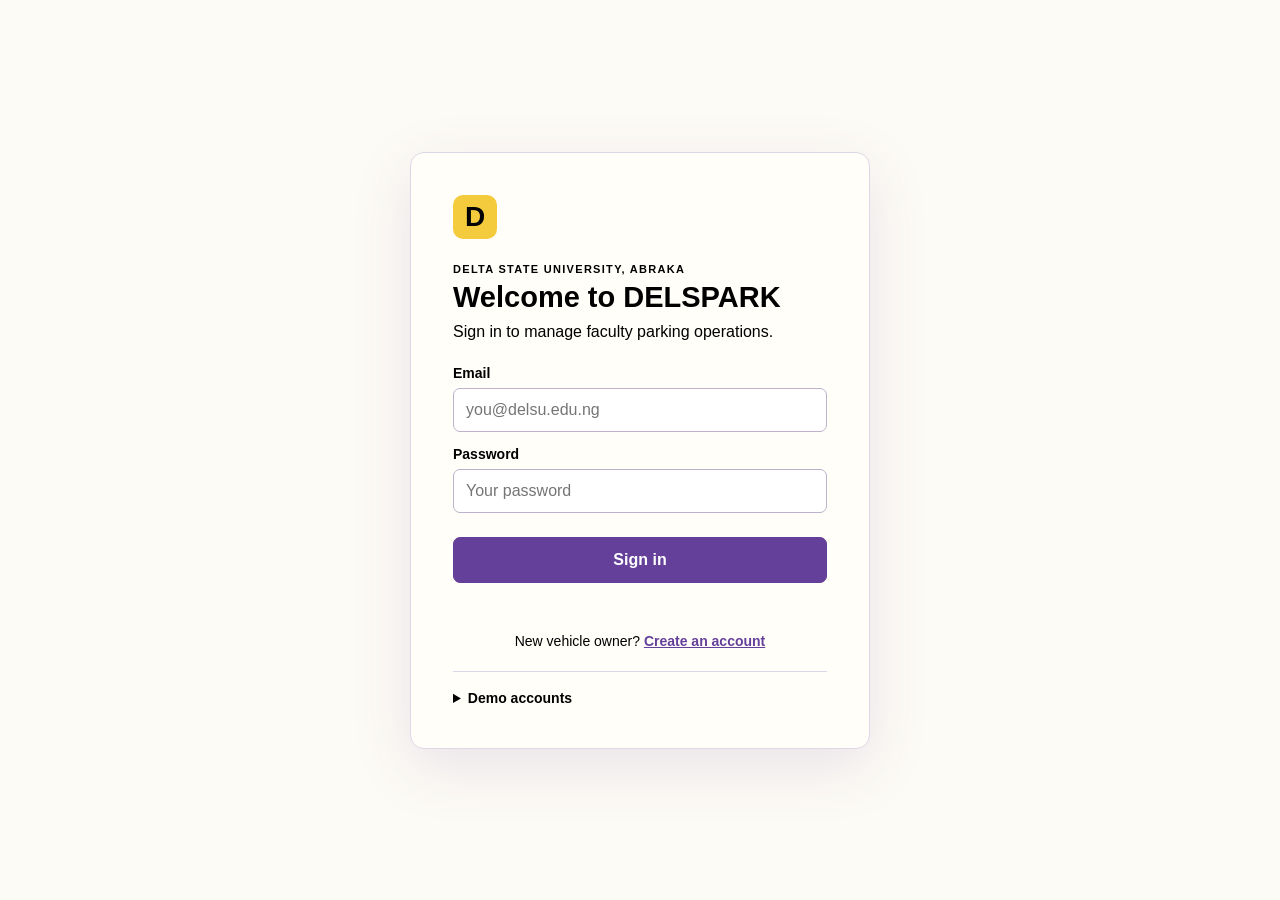
<file: login.html>
<!doctype html>
<html lang="en"><head><meta charset="utf-8"><meta name="viewport" content="width=device-width,initial-scale=1"><title>DELSPARK | Sign in</title><link rel="stylesheet" href="login.css"></head>
<body><main class="login-card"><div class="mark">D</div><p class="eyebrow">DELTA STATE UNIVERSITY, ABRAKA</p><h1>Welcome to DELSPARK</h1><p>Sign in to manage faculty parking operations.</p>
<form id="login-form"><label>Email<input type="email" id="email" required autocomplete="email" placeholder="you@delsu.edu.ng"></label><label>Password<input type="password" id="password" required autocomplete="current-password" placeholder="Your password"></label><button id="sign-in-button" type="submit">Sign in</button><p id="error" role="alert"></p></form>
<p class="signup-link">New vehicle owner? <a href="/signup">Create an account</a></p><details><summary>Demo accounts</summary><ul><li>Super Admin: admin@delsu.edu.ng / Admin@123</li><li>Parking Admin: ukpabi@delsu.edu.ng / Parking@123</li><li>Security: eze@delsu.edu.ng / Security@123</li><li>Vehicle Owner: chisom@delsu.edu.ng / Owner@123</li></ul></details></main>
<script>const form=document.querySelector('#login-form'),emailInput=document.querySelector('#email'),passwordInput=document.querySelector('#password'),errorBox=document.querySelector('#error'),signInButton=document.querySelector('#sign-in-button');form.addEventListener('submit',async event=>{event.preventDefault();errorBox.textContent='';if(location.protocol==='file:'){errorBox.textContent='Start the app server, then open http://127.0.0.1:5000.';return}signInButton.disabled=true;signInButton.textContent='Signing in…';try{const response=await fetch('/api/auth/login',{method:'POST',headers:{'Content-Type':'application/json'},body:JSON.stringify({email:emailInput.value,password:passwordInput.value})});const type=response.headers.get('content-type')||'';const data=type.includes('application/json')?await response.json():{};if(!response.ok)throw new Error(data.error||'Unable to sign in.');window.location.assign('/')}catch(error){errorBox.textContent=error.message}finally{signInButton.disabled=false;signInButton.textContent='Sign in'}});</script></body></html>
</file>
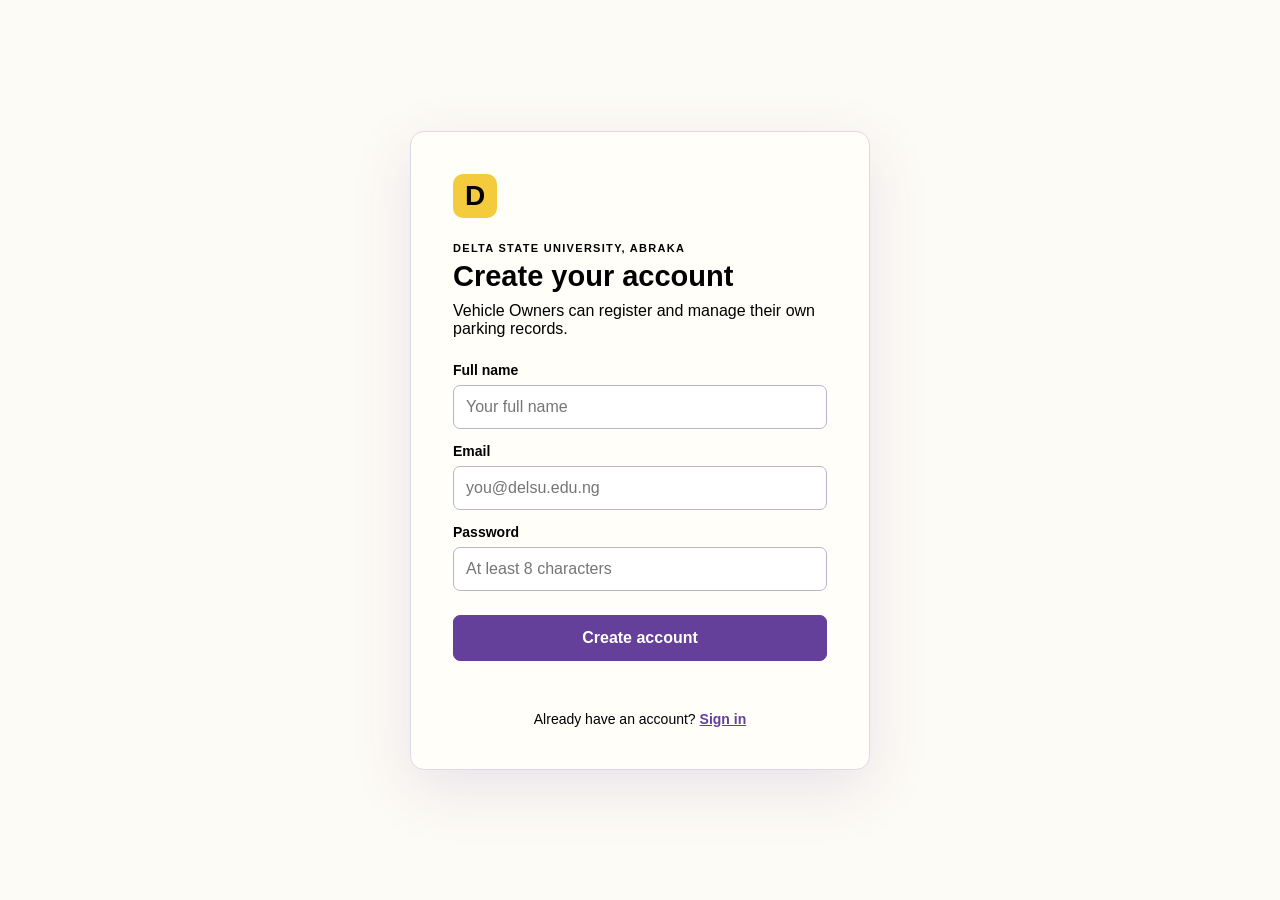
<file: signup.html>
<!doctype html>
<html lang="en"><head><meta charset="utf-8"><meta name="viewport" content="width=device-width,initial-scale=1"><title>DELSPARK | Create account</title><link rel="stylesheet" href="login.css"></head>
<body><main class="login-card"><div class="mark">D</div><p class="eyebrow">DELTA STATE UNIVERSITY, ABRAKA</p><h1>Create your account</h1><p>Vehicle Owners can register and manage their own parking records.</p>
<form id="signup-form"><label>Full name<input type="text" id="name" required autocomplete="name" placeholder="Your full name"></label><label>Email<input type="email" id="email" required autocomplete="email" placeholder="you@delsu.edu.ng"></label><label>Password<input type="password" id="password" required minlength="8" autocomplete="new-password" placeholder="At least 8 characters"></label><button id="signup-button" type="submit">Create account</button><p id="error" role="alert"></p></form><p class="signup-link">Already have an account? <a href="/login">Sign in</a></p></main>
<script>const form=document.querySelector('#signup-form'),nameInput=document.querySelector('#name'),emailInput=document.querySelector('#email'),passwordInput=document.querySelector('#password'),errorBox=document.querySelector('#error'),button=document.querySelector('#signup-button');form.addEventListener('submit',async event=>{event.preventDefault();errorBox.textContent='';if(location.protocol==='file:'){errorBox.textContent='Start the app server, then open http://127.0.0.1:5000.';return}button.disabled=true;button.textContent='Creating account…';try{const response=await fetch('/api/auth/signup',{method:'POST',headers:{'Content-Type':'application/json'},body:JSON.stringify({name:nameInput.value.trim(),email:emailInput.value.trim(),password:passwordInput.value})});const type=response.headers.get('content-type')||'';const data=type.includes('application/json')?await response.json():{};if(!response.ok)throw new Error(data.error||'Unable to create account');window.location.assign('/')}catch(error){errorBox.textContent=error.message}finally{button.disabled=false;button.textContent='Create account'}});</script></body></html>
</file>
<file: login.css>
:root{--off:#fdfbf5;--purple:#65409a;--yellow:#f4cb3c}*{box-sizing:border-box}body{margin:0;min-height:100vh;display:grid;place-items:center;padding:20px;background:var(--off);font:16px Arial,Helvetica,sans-serif;color:#000}.login-card{width:min(460px,100%);padding:42px;border:1px solid #ded8e6;border-radius:14px;background:#fffef9;box-shadow:0 18px 60px #65409a22}.mark{display:grid;place-items:center;width:44px;height:44px;border-radius:10px;background:var(--yellow);font-size:28px;font-weight:700}.eyebrow{margin:24px 0 6px;font-size:11px;letter-spacing:1.3px;font-weight:700}h1{margin:0;font-size:29px}h1+p{margin:9px 0 24px}label{display:block;margin:14px 0;font-weight:700;font-size:14px}input{display:block;width:100%;margin-top:7px;padding:12px;border:1px solid #bdb1cb;border-radius:7px;font:16px Arial,Helvetica,sans-serif}button{width:100%;margin-top:10px;padding:13px;border:1px solid var(--purple);border-radius:7px;background:var(--purple);color:#000;font:700 16px Arial,Helvetica,sans-serif;cursor:pointer}#error{min-height:20px;color:#8a1515;font-size:14px}details{margin-top:22px;padding-top:18px;border-top:1px solid #ded8e6;font-size:14px}summary{font-weight:700;cursor:pointer}li{margin:8px 0}
:root{--off:#fdfbf5;--purple:#65409a;--yellow:#f4cb3c}.signup-link{margin:16px 0 0;text-align:center;font-size:14px}.signup-link a{color:var(--purple);font-weight:700}.login-card button{color:#fff}.login-card button:disabled{opacity:.65;cursor:wait}
</file>
